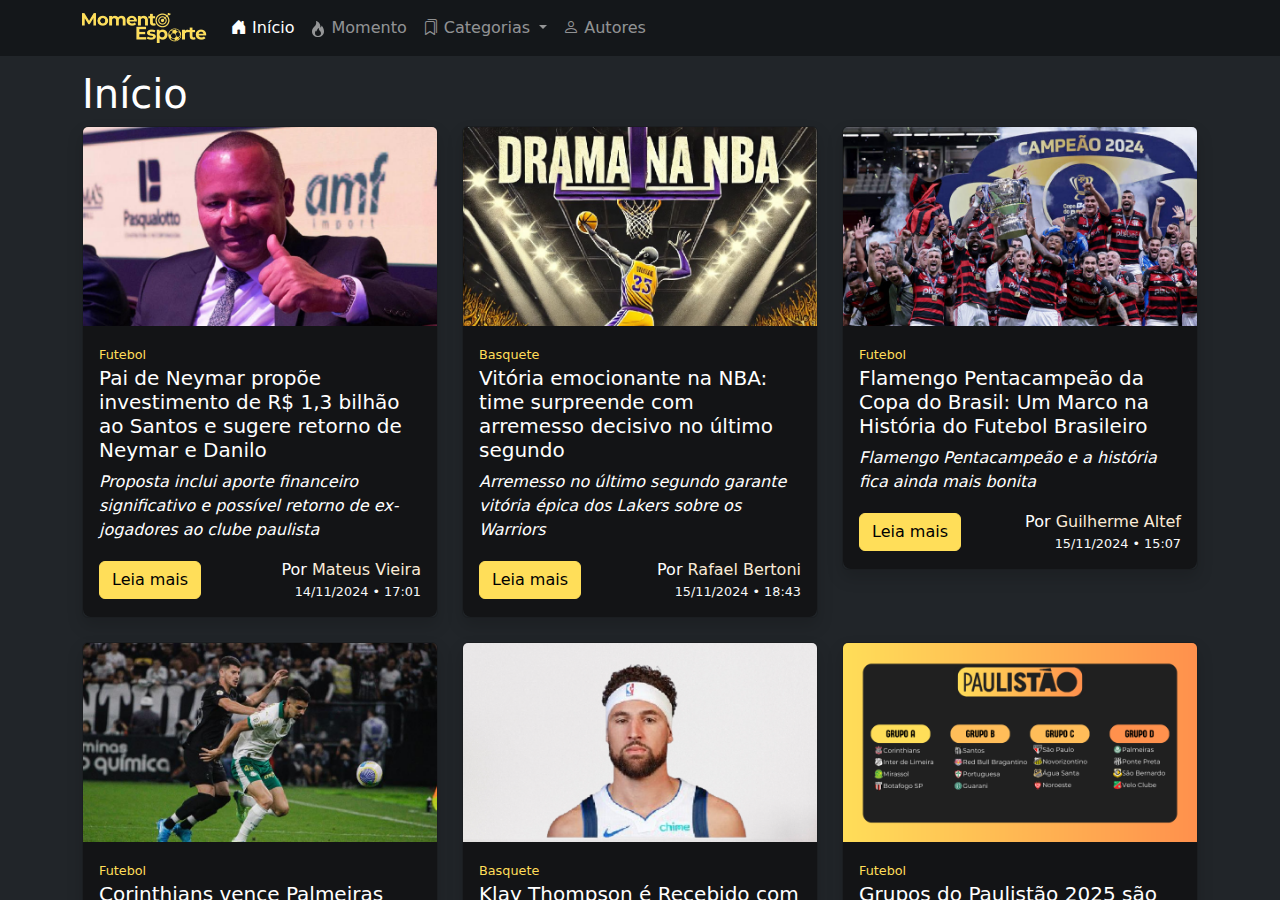
<file: index.html>
<!doctype html>
<html lang="pt-br">
  <head>
    <link rel="icon" type="image/x-icon" href="/assets/imgs/momentoesporteicone.ico">
    <meta charset="utf-8">
    <meta name="viewport" content="width=device-width, initial-scale=1">

    <link href="https://cdn.jsdelivr.net/npm/bootstrap@5.3.3/dist/css/bootstrap.min.css" rel="stylesheet" integrity="sha384-QWTKZyjpPEjISv5WaRU9OFeRpok6YctnYmDr5pNlyT2bRjXh0JMhjY6hW+ALEwIH" crossorigin="anonymous">

    <link rel="stylesheet" href="https://cdn.jsdelivr.net/npm/bootstrap-icons@1.11.3/font/bootstrap-icons.min.css">
    <!-- <link href="https://fonts.googleapis.com/css2?family=Material+Symbols+Outlined" rel="stylesheet" /> -->
    <!-- <link rel="stylesheet" href="https://fonts.googleapis.com/css2?family=Material+Symbols+Outlined:opsz,wght,FILL,GRAD@20..48,100..700,0..1,-50..200" /> -->
    <link rel="stylesheet" href="/assets/css/googleicons.css">

    <link rel="stylesheet" href="/assets/css/style.css">

    <style>
        @import "https://www.nerdfonts.com/assets/css/webfont.css";
    </style>

    <title>Momento Esporte</title>
  </head>
  <body class="bg-dark"> 
    <!-- <nav class="navbar fixed-top navbar-expand-sm navbar-dark" style="background-color: #14171a;">
        <div class="container">
            <a href="/" class="navbar-brand mb-0 h1">
                <img class="d-line-block align-top"
                src="/assets/imgs/logo_momentoesporte.png"
                width="125px" height="30px"
                title="Momento Esporte"
                >
            </a>
            <button type="button" data-bs-toggle="collapse" data-bs-target="#navbarNav" class="navbar-toggler" aria-controls="navbarNav" aria-expanded="false" aria-label="Toggle navigation">
                <span class="navbar-toggler-icon"></span>
            </button>
            <div class="collapse navbar-collapse" id="navbarNav">
                <ul class="navbar-nav">
                    <li class="nav-item" title="Início">
                        <a href="/" class="nav-link active">
                            <i class="bi bi-house-door-fill"></use></i>
                            Início
                        </a>
                    </li>
                    <li class="nav-item" title="Momento">
                        <a href="/momento/" class="nav-link">
                            <svg xmlns="http://www.w3.org/2000/svg" width="16" height="16" fill="currentColor" class="bi bi-fire" viewBox="0 0 16 16"><path d="M8 16c3.314 0 6-2 6-5.5 0-1.5-.5-4-2.5-6 .25 1.5-1.25 2-1.25 2C11 4 9 .5 6 0c.357 2 .5 4-2 6-1.25 1-2 2.729-2 4.5C2 14 4.686 16 8 16m0-1c-1.657 0-3-1-3-2.75 0-.75.25-2 1.25-3C6.125 10 7 10.5 7 10.5c-.375-1.25.5-3.25 2-3.5-.179 1-.25 2 1 3 .625.5 1 1.364 1 2.25C11 14 9.657 15 8 15"/></svg>
                            Momento
                        </a>
                    </li>
                    <li class="nav-item dropdown" title="Categorias">
                        <a href="#" class="nav-link dropdown-toggle" id="navbarDropdown" role="button" data-bs-toggle="dropdown" aria-expanded="false">
                            <i class="bi bi-bookmarks"></i>
                            Categorias
                        </a>
                        <ul class="dropdown-menu" data-bs-theme="dark" aria-labelledby="navbarDropdown">
                            <li><a href="/posts/categorias/futebol" class="dropdown-item">
                                <i class="material-symbols-outlined nav-icon">sports_soccer</i>
                                Futebol
                            <a></li>
                            <li><a href="/posts/categorias/basquete" class="dropdown-item">
                                <i class="material-symbols-outlined nav-icon">sports_basketball</i>
                                Basquete
                            </a></li>
                            <li><a href="/posts/categorias/vôlei" class="dropdown-item">
                                <i class="material-symbols-outlined nav-icon">sports_volleyball</i>
                                Vôlei
                            </a></li>
                            <li><a href="/posts/categorias/tênis" class="dropdown-item">
                                <i class="material-symbols-outlined nav-icon">sports_baseball</i>
                                Tênis
                            </a></li>
                            <li><a href="/posts/categorias/handebol" class="dropdown-item">
                                <i class="material-symbols-outlined nav-icon">sports_handball</i>
                                Handebol
                            </a></li>
                            <li><a href="/posts/categorias/futebolamericano" class="dropdown-item">
                                <i class="material-symbols-outlined nav-icon">sports_football</i>
                                Futebol Americano
                            </a></li>
                            <li><a href="/posts/categorias/golf" class="dropdown-item">
                                <i class="material-symbols-outlined nav-icon">sports_golf</i>
                                Golf
                            </a></li>
                            <li><hr class="dropdown-divider"></li>
                            <li><a href="/posts/categorias/tabuleiro" class="dropdown-item">
                                <i class="material-symbols-outlined nav-icon">chess</i>
                                Tabuleiro
                            </a></li>
                            <li><a href="/posts/categorias/corrida" class="dropdown-item">
                                <i class="material-symbols-outlined nav-icon">search_hands_free</i>
                                Corrida
                            </a></li>
                            <li><a href="/posts/categorias/boxe" class="dropdown-item">
                                <i class="material-symbols-outlined nav-icon">sports_mma</i>
                                Boxe
                            </a></li>
                        </ul>
                    </li>
                    <li class="nav-item" title="Autores">
                        <a href="/autores/" class="nav-link">
                            <i class="bi bi-person"></i>
                            Autores
                        </a>
                    </li>
                </ul>
            </div>
        </div>
    </nav> -->

    <nav id="navigator" active="0"></nav>

    <section id="home" class="text-white section-scrollbar" style="padding-top: 70px;">
        <div class="container">
            <div class="row" id="news-container">
                <h1>Início</h1>
            </div>
        </div>
    </section>

    <script src="https://cdn.jsdelivr.net/npm/bootstrap@5.3.3/dist/js/bootstrap.bundle.min.js" integrity="sha384-YvpcrYf0tY3lHB60NNkmXc5s9fDVZLESaAA55NDzOxhy9GkcIdslK1eN7N6jIeHz" crossorigin="anonymous"></script>
    <script src="https://cdn.jsdelivr.net/npm/@popperjs/core@2.11.8/dist/umd/popper.min.js" integrity="sha384-I7E8VVD/ismYTF4hNIPjVp/Zjvgyol6VFvRkX/vR+Vc4jQkC+hVqc2pM8ODewa9r" crossorigin="anonymous"></script>

    <script type="module" src="/assets/scripts/cardsHome.js"></script>

    <script src="/assets/scripts/loadNavbar.js"></script>
  </body>
</html>
</file>
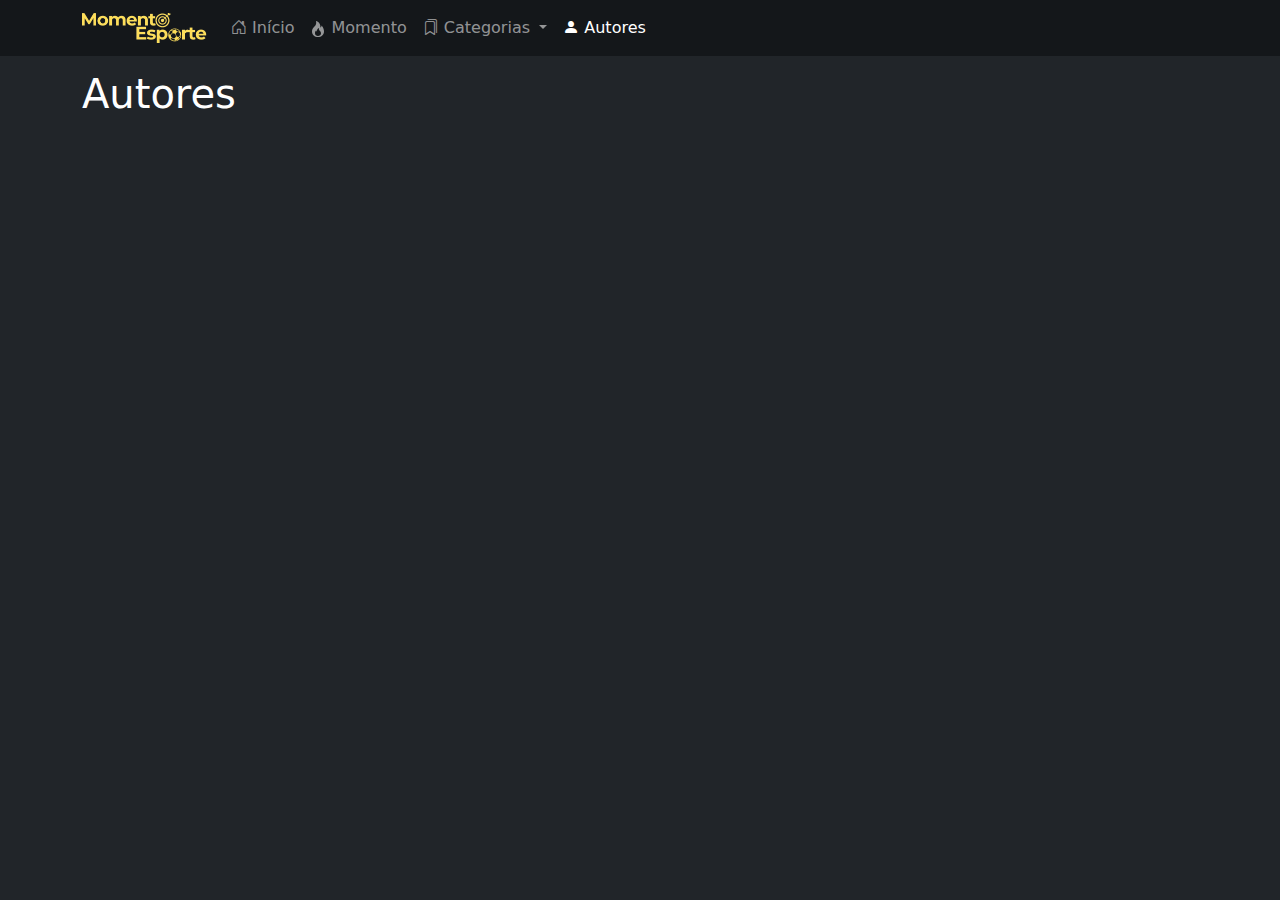
<file: autores/index.html>
<!doctype html>
<html lang="pt-br">
  <head>
    <link rel="icon" type="image/x-icon" href="/assets/imgs/momentoesporteicone.ico">
    <meta charset="utf-8">
    <meta name="viewport" content="width=device-width, initial-scale=1">

    <link href="https://cdn.jsdelivr.net/npm/bootstrap@5.3.3/dist/css/bootstrap.min.css" rel="stylesheet" integrity="sha384-QWTKZyjpPEjISv5WaRU9OFeRpok6YctnYmDr5pNlyT2bRjXh0JMhjY6hW+ALEwIH" crossorigin="anonymous">

    <link rel="stylesheet" href="https://cdn.jsdelivr.net/npm/bootstrap-icons@1.11.3/font/bootstrap-icons.min.css">
    <link rel="stylesheet" href="/assets/css/googleicons.css">

    <link rel="stylesheet" href="/assets/css/style.css">

    <style>
        @import "https://www.nerdfonts.com/assets/css/webfont.css";
    </style>

    <title>Momento Esporte</title>
  </head>
  <body class="bg-dark"> 
    <nav id="navigator" active="3"></nav>

    <section id="autores" class="text-white section-scrollbar" style="padding-top: 70px;">
        <div class="container">
            <div class="row" id="authors-container">
                <h1>Autores</h1>
            </div>
        </div>
    </section>

    <script src="https://cdn.jsdelivr.net/npm/bootstrap@5.3.3/dist/js/bootstrap.bundle.min.js" integrity="sha384-YvpcrYf0tY3lHB60NNkmXc5s9fDVZLESaAA55NDzOxhy9GkcIdslK1eN7N6jIeHz" crossorigin="anonymous"></script>
    <script src="https://cdn.jsdelivr.net/npm/@popperjs/core@2.11.8/dist/umd/popper.min.js" integrity="sha384-I7E8VVD/ismYTF4hNIPjVp/Zjvgyol6VFvRkX/vR+Vc4jQkC+hVqc2pM8ODewa9r" crossorigin="anonymous"></script>

	  <script type="module" src="/assets/scripts/authorsPageCards.js"></script>

    <script src="/assets/scripts/loadNavbar.js"></script>
  </body>
</html>
</file>
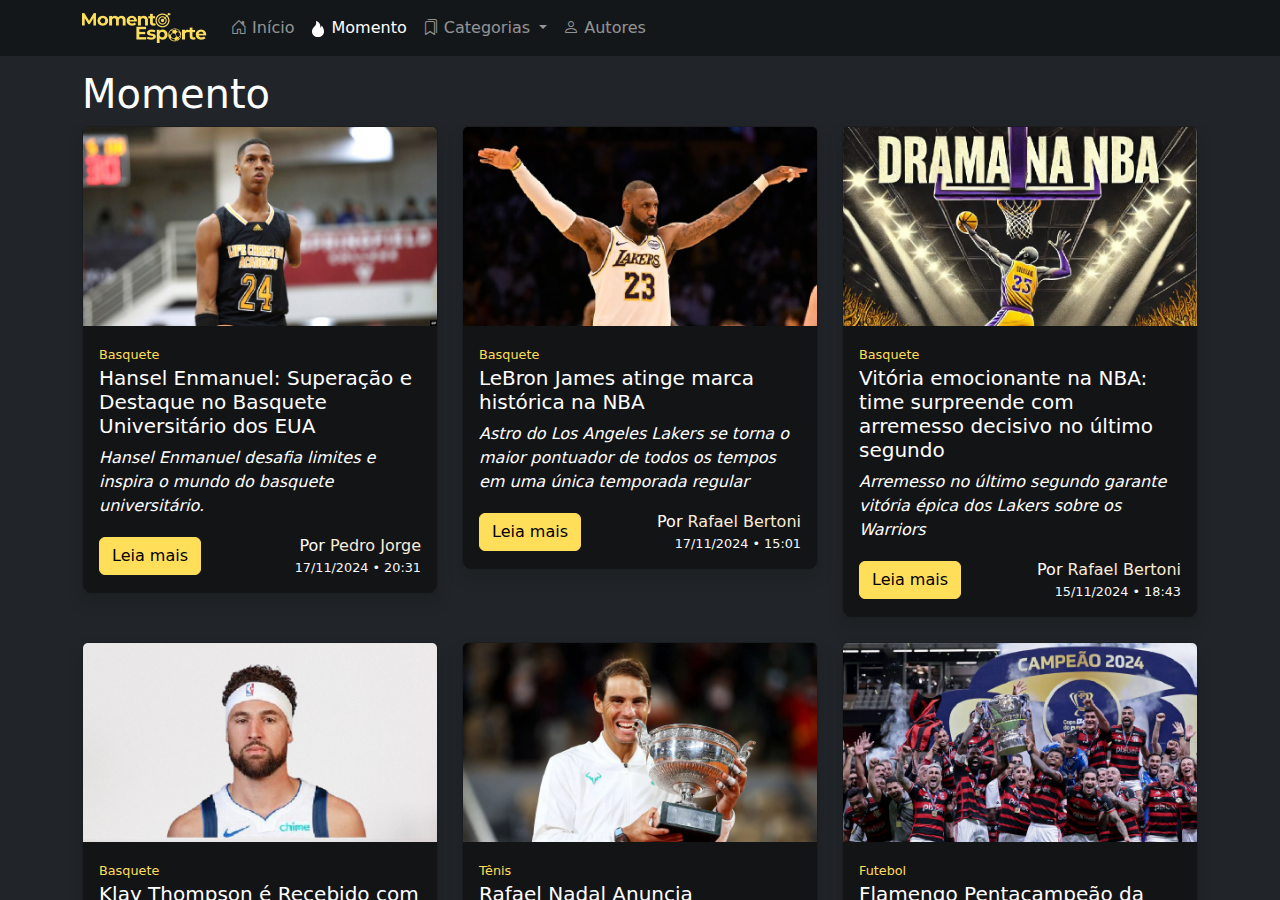
<file: momento/index.html>
<!doctype html>
<html lang="pt-br">
  <head>
    <link rel="icon" type="image/x-icon" href="/assets/imgs/momentoesporteicone.ico">
    <meta charset="utf-8">
    <meta name="viewport" content="width=device-width, initial-scale=1">

    <link href="https://cdn.jsdelivr.net/npm/bootstrap@5.3.3/dist/css/bootstrap.min.css" rel="stylesheet" integrity="sha384-QWTKZyjpPEjISv5WaRU9OFeRpok6YctnYmDr5pNlyT2bRjXh0JMhjY6hW+ALEwIH" crossorigin="anonymous">

    <link rel="stylesheet" href="https://cdn.jsdelivr.net/npm/bootstrap-icons@1.11.3/font/bootstrap-icons.min.css">
    <link rel="stylesheet" href="/assets/css/googleicons.css">

    <link rel="stylesheet" href="/assets/css/style.css">

    <style>
        @import "https://www.nerdfonts.com/assets/css/webfont.css";
    </style>

    <title>Momento Esporte</title>
  </head>
  <body class="bg-dark"> 
    <nav id="navigator" active="1"></nav>

    <section id="momento" class="text-white section-scrollbar" style="padding-top: 70px;">
        <div class="container">
            <div class="row" id="news-container">
                <h1>Momento</h1>
            </div>
        </div>
    </section>

    <script src="https://cdn.jsdelivr.net/npm/bootstrap@5.3.3/dist/js/bootstrap.bundle.min.js" integrity="sha384-YvpcrYf0tY3lHB60NNkmXc5s9fDVZLESaAA55NDzOxhy9GkcIdslK1eN7N6jIeHz" crossorigin="anonymous"></script>
    <script src="https://cdn.jsdelivr.net/npm/@popperjs/core@2.11.8/dist/umd/popper.min.js" integrity="sha384-I7E8VVD/ismYTF4hNIPjVp/Zjvgyol6VFvRkX/vR+Vc4jQkC+hVqc2pM8ODewa9r" crossorigin="anonymous"></script>

    <script type="module" src="/assets/scripts/cardsMomento.js"></script>

    <script src="/assets/scripts/loadNavbar.js"></script>
  </body>
</html>
</file>
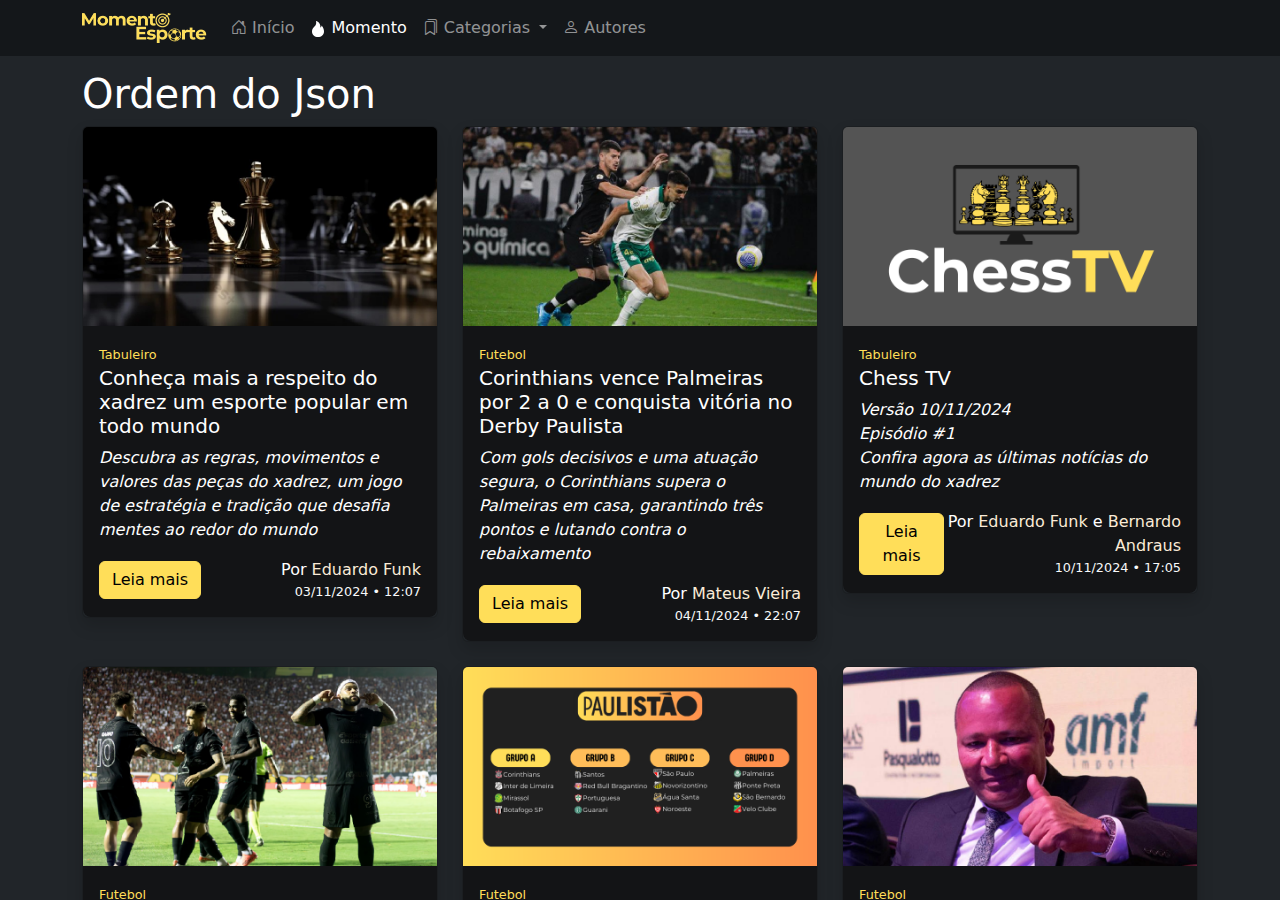
<file: ordem/index.html>
<!doctype html>
<html lang="pt-br">
  <head>
    <link rel="icon" type="image/x-icon" href="/assets/imgs/momentoesporteicone.ico">
    <meta charset="utf-8">
    <meta name="viewport" content="width=device-width, initial-scale=1">

    <link href="https://cdn.jsdelivr.net/npm/bootstrap@5.3.3/dist/css/bootstrap.min.css" rel="stylesheet" integrity="sha384-QWTKZyjpPEjISv5WaRU9OFeRpok6YctnYmDr5pNlyT2bRjXh0JMhjY6hW+ALEwIH" crossorigin="anonymous">

    <link rel="stylesheet" href="https://cdn.jsdelivr.net/npm/bootstrap-icons@1.11.3/font/bootstrap-icons.min.css">
    <link rel="stylesheet" href="/assets/css/googleicons.css">

    <link rel="stylesheet" href="/assets/css/style.css">

    <style>
        @import "https://www.nerdfonts.com/assets/css/webfont.css";
    </style>

    <title>Momento Esporte</title>
  </head>
  <body class="bg-dark"> 
    <nav id="navigator" active="1"></nav>

    <section id="momento" class="text-white section-scrollbar" style="padding-top: 70px;">
        <div class="container">
            <div class="row" id="news-container">
                <h1>Ordem do Json</h1>
            </div>
        </div>
    </section>

    <script src="https://cdn.jsdelivr.net/npm/bootstrap@5.3.3/dist/js/bootstrap.bundle.min.js" integrity="sha384-YvpcrYf0tY3lHB60NNkmXc5s9fDVZLESaAA55NDzOxhy9GkcIdslK1eN7N6jIeHz" crossorigin="anonymous"></script>
    <script src="https://cdn.jsdelivr.net/npm/@popperjs/core@2.11.8/dist/umd/popper.min.js" integrity="sha384-I7E8VVD/ismYTF4hNIPjVp/Zjvgyol6VFvRkX/vR+Vc4jQkC+hVqc2pM8ODewa9r" crossorigin="anonymous"></script>

    <script type="module" src="/assets/scripts/cardsOrdemJson.js"></script>

    <script src="/assets/scripts/loadNavbar.js"></script>
  </body>
</html>
</file>
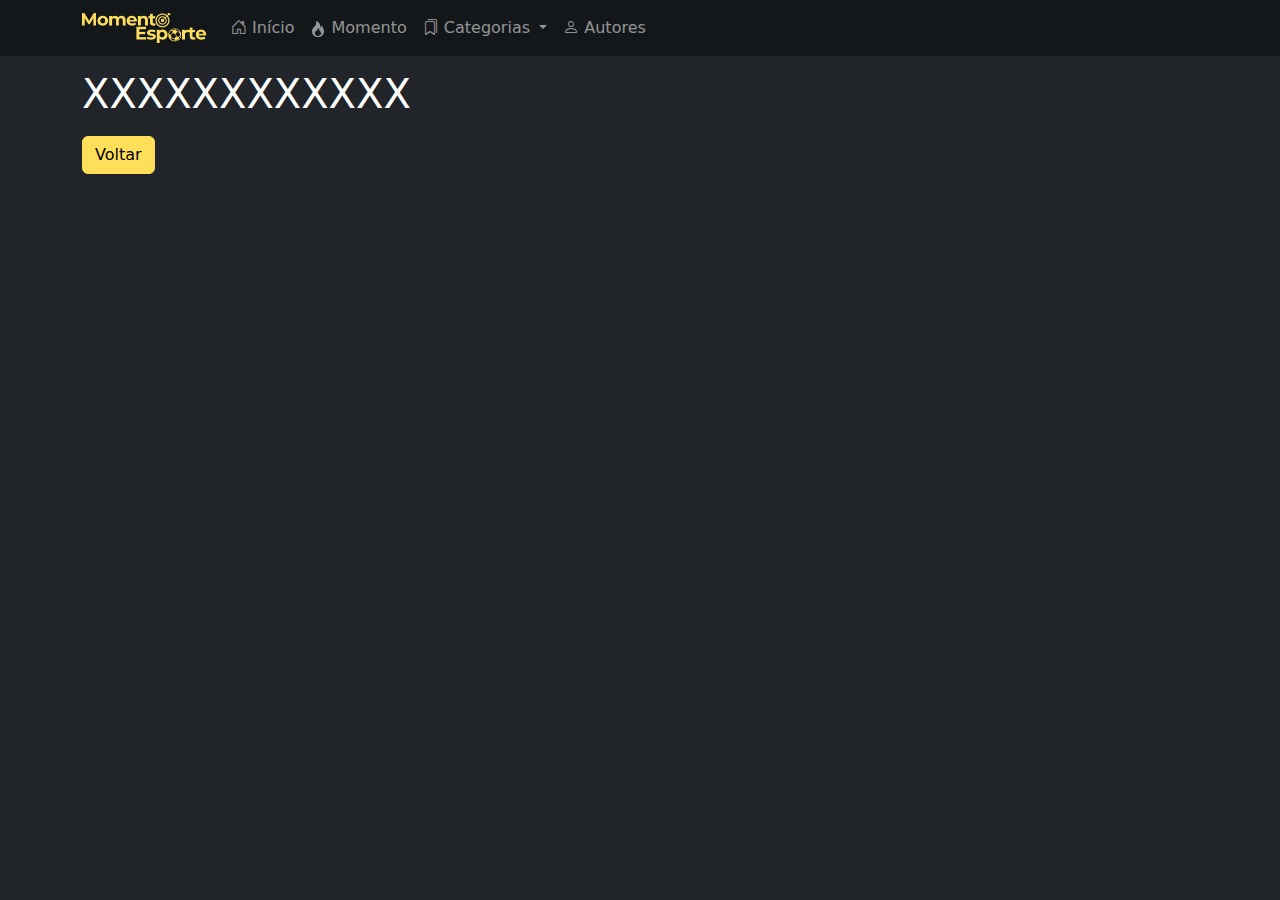
<file: basic.html>
<!doctype html>
<html lang="pt-br">
  <head>
    <link rel="icon" type="image/x-icon" href="/assets/imgs/momentoesporteicone.ico">
    <meta charset="utf-8">
    <meta name="viewport" content="width=device-width, initial-scale=1">

    <link href="https://cdn.jsdelivr.net/npm/bootstrap@5.3.3/dist/css/bootstrap.min.css" rel="stylesheet" integrity="sha384-QWTKZyjpPEjISv5WaRU9OFeRpok6YctnYmDr5pNlyT2bRjXh0JMhjY6hW+ALEwIH" crossorigin="anonymous">

    <link rel="stylesheet" href="https://cdn.jsdelivr.net/npm/bootstrap-icons@1.11.3/font/bootstrap-icons.min.css">
    <!-- <link href="https://fonts.googleapis.com/css2?family=Material+Symbols+Outlined" rel="stylesheet" /> -->
    <!-- <link rel="stylesheet" href="https://fonts.googleapis.com/css2?family=Material+Symbols+Outlined:opsz,wght,FILL,GRAD@20..48,100..700,0..1,-50..200" /> -->
    <link rel="stylesheet" href="/assets/css/googleicons.css">

    <link rel="stylesheet" href="/assets/css/style.css">

    <style>
        @import "https://www.nerdfonts.com/assets/css/webfont.css";
    </style>

    <title>Momento Esporte</title>
  </head>
  <body class="bg-dark"> 
    <nav id="navigator"></nav>

    <section id="404error" class="text-white section-scrollbar" style="padding-top: 70px;">
        <div class="container">
            <div class="row">
                <h1>XXXXXXXXXXXX</h1>
                <div class="d-flex justify-content-between align-items-center" style="padding-top: 10px;">
                    <a href="/" class="btn btn-tertiary">Voltar</a>
                </div>
            </div>
        </div>
    </section>

    <script src="/assets/scripts/authorPage.js" type="module"></script>
    <script src="/assets/scripts/categoryPage.js" type="module"></script>

    <script src="https://cdn.jsdelivr.net/npm/bootstrap@5.3.3/dist/js/bootstrap.bundle.min.js" integrity="sha384-YvpcrYf0tY3lHB60NNkmXc5s9fDVZLESaAA55NDzOxhy9GkcIdslK1eN7N6jIeHz" crossorigin="anonymous"></script>
    <script src="https://cdn.jsdelivr.net/npm/@popperjs/core@2.11.8/dist/umd/popper.min.js" integrity="sha384-I7E8VVD/ismYTF4hNIPjVp/Zjvgyol6VFvRkX/vR+Vc4jQkC+hVqc2pM8ODewa9r" crossorigin="anonymous"></script>

    <script src="/assets/scripts/loadNavbar.js"></script>
  </body>
</html>
</file>
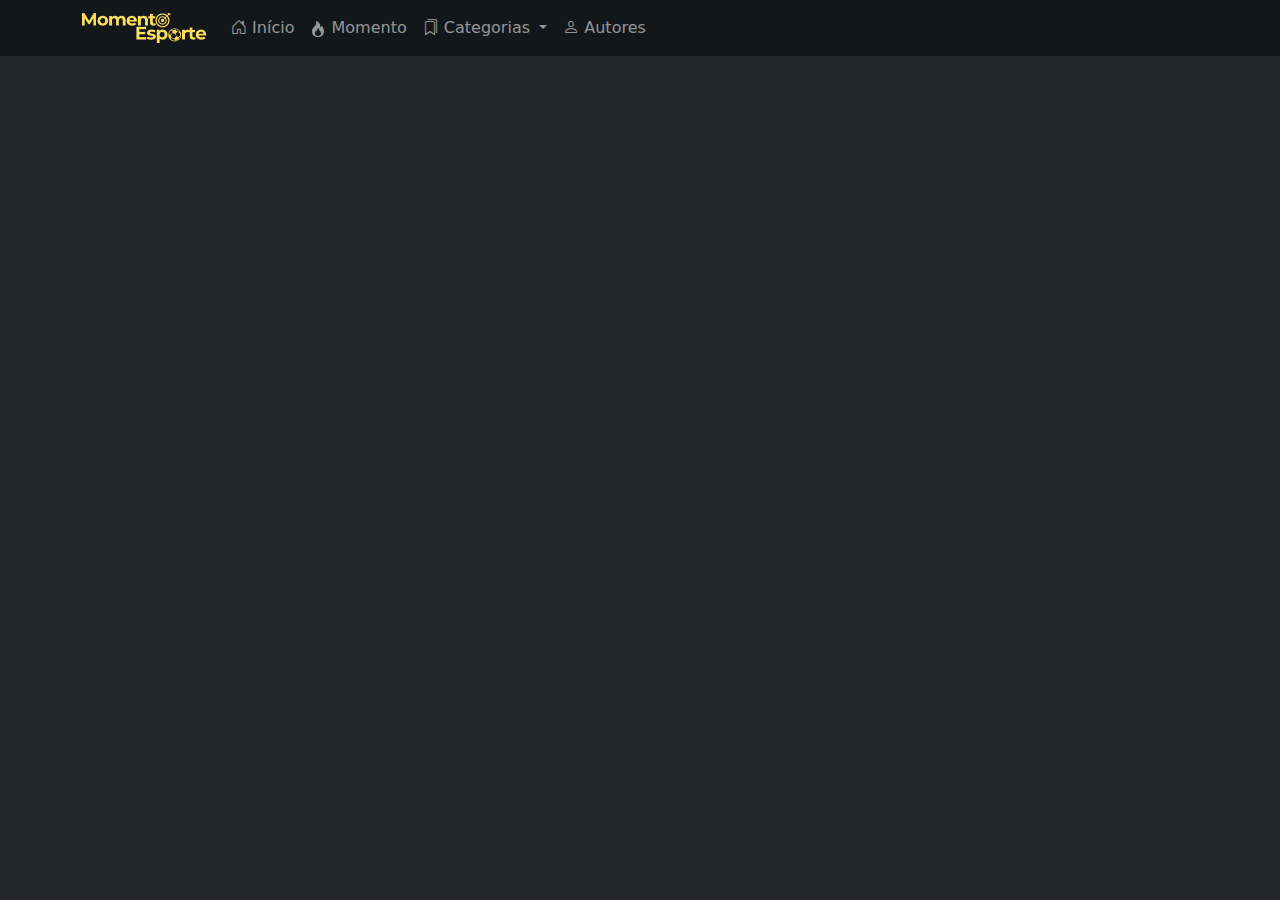
<file: basica.html>
<!doctype html>
<html lang="pt-br">
  <head>
    <link rel="icon" type="image/x-icon" href="/assets/imgs/momentoesporteicone.ico">
    <meta charset="utf-8">
    <meta name="viewport" content="width=device-width, initial-scale=1">

    <link href="https://cdn.jsdelivr.net/npm/bootstrap@5.3.3/dist/css/bootstrap.min.css" rel="stylesheet" integrity="sha384-QWTKZyjpPEjISv5WaRU9OFeRpok6YctnYmDr5pNlyT2bRjXh0JMhjY6hW+ALEwIH" crossorigin="anonymous">

    <link rel="stylesheet" href="https://cdn.jsdelivr.net/npm/bootstrap-icons@1.11.3/font/bootstrap-icons.min.css">
    <!-- <link href="https://fonts.googleapis.com/css2?family=Material+Symbols+Outlined" rel="stylesheet" /> -->
    <!-- <link rel="stylesheet" href="https://fonts.googleapis.com/css2?family=Material+Symbols+Outlined:opsz,wght,FILL,GRAD@20..48,100..700,0..1,-50..200" /> -->
    <link rel="stylesheet" href="/assets/css/googleicons.css">

    <link rel="stylesheet" href="/assets/css/style.css">

    <style>
        @import "https://www.nerdfonts.com/assets/css/webfont.css";
    </style>

    <title>Momento Esporte</title>
  </head>
  <body class="bg-dark"> 
    <nav id="navigator"></nav>

    <section id="404error">
        
    </section>

    <script src="/assets/scripts/authorPage.js" type="module"></script>
    <script src="/assets/scripts/categoryPage.js" type="module"></script>
    <script src="/assets/scripts/authorsPageCards.js" type="module"></script>

    <script src="https://cdn.jsdelivr.net/npm/bootstrap@5.3.3/dist/js/bootstrap.bundle.min.js" integrity="sha384-YvpcrYf0tY3lHB60NNkmXc5s9fDVZLESaAA55NDzOxhy9GkcIdslK1eN7N6jIeHz" crossorigin="anonymous"></script>
    <script src="https://cdn.jsdelivr.net/npm/@popperjs/core@2.11.8/dist/umd/popper.min.js" integrity="sha384-I7E8VVD/ismYTF4hNIPjVp/Zjvgyol6VFvRkX/vR+Vc4jQkC+hVqc2pM8ODewa9r" crossorigin="anonymous"></script>

    <script src="/assets/scripts/loadNavbar.js"></script>
  </body>
</html>
</file>
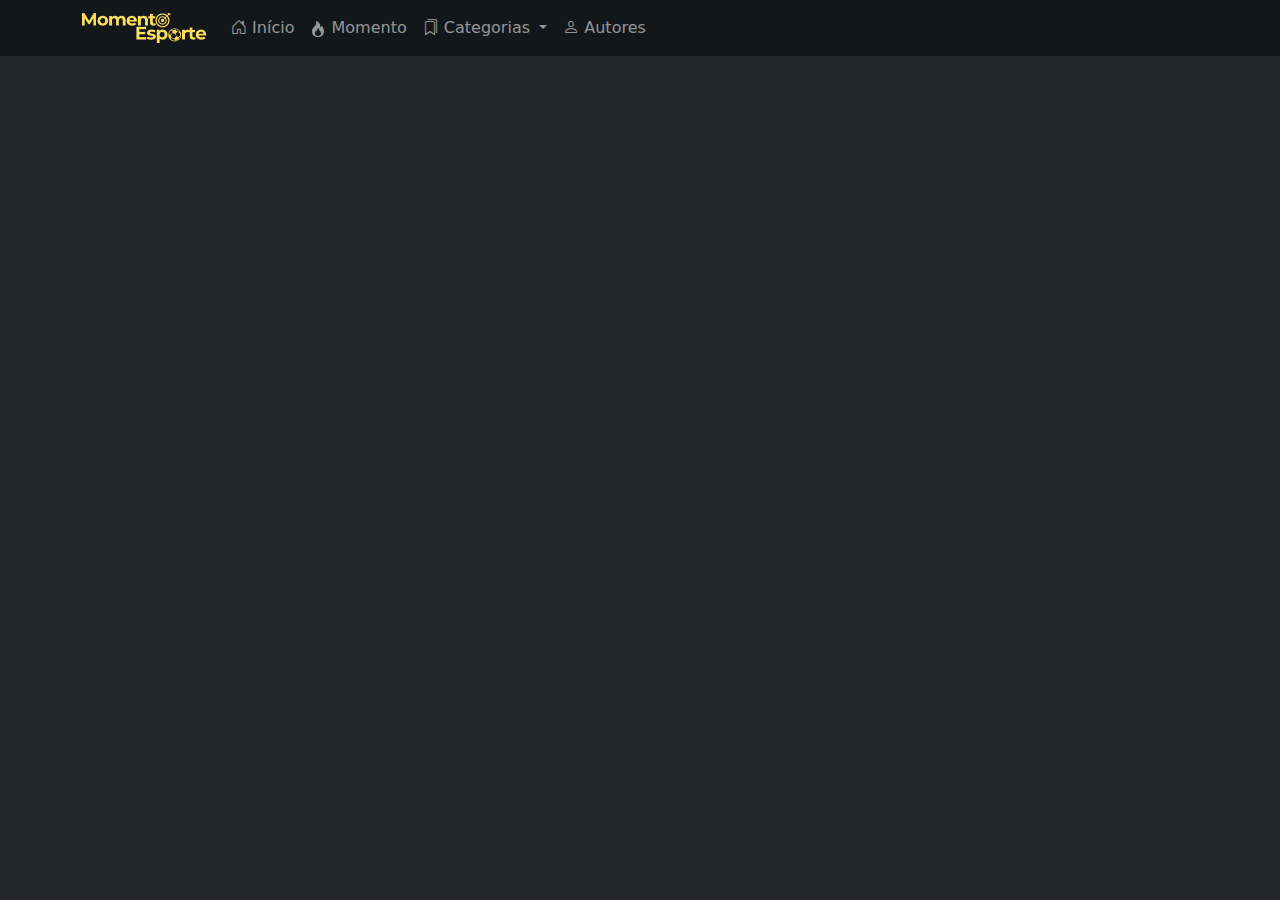
<file: basic/postBasic.html>
<!doctype html>
<html lang="pt-br">
  <head>
    <link rel="icon" type="image/x-icon" href="/assets/imgs/momentoesporteicone.ico">
    <meta charset="utf-8">
    <meta name="viewport" content="width=device-width, initial-scale=1">

    <link href="https://cdn.jsdelivr.net/npm/bootstrap@5.3.3/dist/css/bootstrap.min.css" rel="stylesheet" integrity="sha384-QWTKZyjpPEjISv5WaRU9OFeRpok6YctnYmDr5pNlyT2bRjXh0JMhjY6hW+ALEwIH" crossorigin="anonymous">

    <link rel="stylesheet" href="https://cdn.jsdelivr.net/npm/bootstrap-icons@1.11.3/font/bootstrap-icons.min.css">
    <!-- <link href="https://fonts.googleapis.com/css2?family=Material+Symbols+Outlined" rel="stylesheet" /> -->
    <!-- <link rel="stylesheet" href="https://fonts.googleapis.com/css2?family=Material+Symbols+Outlined:opsz,wght,FILL,GRAD@20..48,100..700,0..1,-50..200" /> -->
    <link rel="stylesheet" href="/assets/css/googleicons.css">

    <link rel="stylesheet" href="/assets/css/style.css">

    <style>
        @import "https://www.nerdfonts.com/assets/css/webfont.css";
    </style>

    <title>Momento Esporte</title>
  </head>
  <body class="bg-dark"> 
    <nav id="navigator"></nav>

    <section id="notice">

    </section>

    <script src="/assets/scripts/authorPage.js" type="module"></script>
    <script src="/assets/scripts/categoryPage.js" type="module"></script>
    <script src="/assets/scripts/authorsPageCards.js" type="module"></script>
    <script src="/assets/scripts/noticePage.js" type="module"></script>

    <script src="https://cdn.jsdelivr.net/npm/bootstrap@5.3.3/dist/js/bootstrap.bundle.min.js" integrity="sha384-YvpcrYf0tY3lHB60NNkmXc5s9fDVZLESaAA55NDzOxhy9GkcIdslK1eN7N6jIeHz" crossorigin="anonymous"></script>
    <script src="https://cdn.jsdelivr.net/npm/@popperjs/core@2.11.8/dist/umd/popper.min.js" integrity="sha384-I7E8VVD/ismYTF4hNIPjVp/Zjvgyol6VFvRkX/vR+Vc4jQkC+hVqc2pM8ODewa9r" crossorigin="anonymous"></script>

    <script src="/assets/scripts/loadNavbar.js"></script>
  </body>
</html>
</file>
<file: assets/css/googleicons.css>
/* fallback */
@font-face {
    font-family: 'Material Symbols Outlined';
    font-style: normal;
    font-weight: 100 700;
    src: url('/assets/css/kJEhBvYX7BgnkSrUwT8OhrdQw4oELdPIeeII9v6oFsI.woff2') format('woff2');
  }
  
  .material-symbols-outlined {
    font-family: 'Material Symbols Outlined';
    font-weight: normal;
    font-style: normal;
    font-size: 24px;
    line-height: 1;
    letter-spacing: normal;
    text-transform: none;
    display: inline-block;
    white-space: nowrap;
    word-wrap: normal;
    direction: ltr;
    -webkit-font-feature-settings: 'liga';
    -webkit-font-smoothing: antialiased;
  }
</file>
<file: assets/css/style.css>
.section-scrollbar {
    max-height: 100vh;
    overflow-y: scroll;
}

::-webkit-scrollbar {
    width: 7px;
    background-color: rgba(0, 0, 0, 0);
}

::-webkit-scrollbar-thumb {
    background-color: #ffde59;
    border-radius: 15px;
    transition: 0.35s;
}

.text-tertiary{
    --bs-text-opacity:1;
    color: #ffde59 !important
}

.btn-tertiary {
    --bs-btn-color:#000;
    --bs-btn-bg:#ffde59;
    --bs-btn-border-color:#ffde59;
    --bs-btn-hover-color:#000;
    --bs-btn-hover-bg:#fdce33;
    --bs-btn-hover-border-color:#fcc424;
    --bs-btn-focus-shadow-rgb:49,132,253;
    --bs-btn-active-color:#000;
    --bs-btn-active-bg:#fcc424;
    --bs-btn-active-border-color:#fcc31a;
    --bs-btn-active-shadow:inset 0 3px 5px rgba(0, 0, 0, 0.125);
    --bs-btn-disabled-color:#000;
    --bs-btn-disabled-bg:#ffde59;
    --bs-btn-disabled-border-color: #ffde59
}

.btn-outline-tertiary{
    --bs-btn-color:#ffde59;
    --bs-btn-border-color:#ffde59;
    --bs-btn-hover-color:#000;
    --bs-btn-hover-bg:#ffde59;
    --bs-btn-hover-border-color:#ffde59;
    --bs-btn-focus-shadow-rgb:13,110,253;
    --bs-btn-active-color:#000;
    --bs-btn-active-bg:#ffde59;
    --bs-btn-active-border-color:#ffde59;
    --bs-btn-active-shadow:inset 0 3px 5px rgba(0, 0, 0, 0.125);
    --bs-btn-disabled-color:#ffde59;
    --bs-btn-disabled-bg:transparent;
    --bs-btn-disabled-border-color:#ffde59;
    --bs-gradient:none
}

.dropdown-item:active {
    background-color: #4d5154;
}

.dropdown-item.active {
    background-color: #4d5154;
}

li.nav-item {
    transition: transform 0.125s linear;
}

li.nav-item:hover {
    transform: translate3d(0, -.125rem, 0);
}

a.dropdown-item {
    transition: transform 0.125s linear;
}

a.dropdown-item:hover {
    transform: translate3d(0, -.125rem, 0);
}

.nav-icon {
    font-size: 22px;
    transform: translate3d(0, .25rem, 0);
    font-variation-settings:
        'FILL' 0,
        'wght' 200,
        'GRAD' 0,
        'opsz' 20;
}

a.active .nav-icon {
    font-variation-settings: 'wght' 400;
}

.author-card {
    transition: transform 0.2s linear, border-color 0.1s linear;
    padding-bottom: 5px !important;
    padding-top: 12px !important;
    margin-bottom: .5rem;
}

.author-card:hover {
    transform: translateY(-3px);
    border-color: #ffde59 !important;
}

.card-body {
    background-color: #06030380;
    border-radius: 0 0 8px 8px;
}

.card img:hover {
    transform: scale(1.05);
}

.card img {
    transition: all 1.1s ease;
}

.card {
    overflow: hidden;
}

.card-text {
    font-style: italic;
}

.notice-title {
    font-size: 2.5rem;
    font-weight: bold;
    color: white;
}
.notice-category, .notice-author, .notice-date {
    color: white;
    font-size: 0.9rem;
}
.notice-content {
    line-height: 1.7;
    font-size: 1.1rem;
    font-weight: 300;
    color: white;
}
.notice-header img {
    max-height: 500px;
    width: 100%;
    object-fit: cover;
    margin-bottom: 20px;
}

.notice-body video {
    width: 100%;
    object-fit: cover;
    margin-bottom: 20px;
}

.image-link img {
    width: 100%; /* ou defina uma largura fixa, por exemplo 300px */
    height: auto; /* mantém a proporção da imagem */
    display: block; /* remove espaços extras ao redor da imagem */
}
</file>
